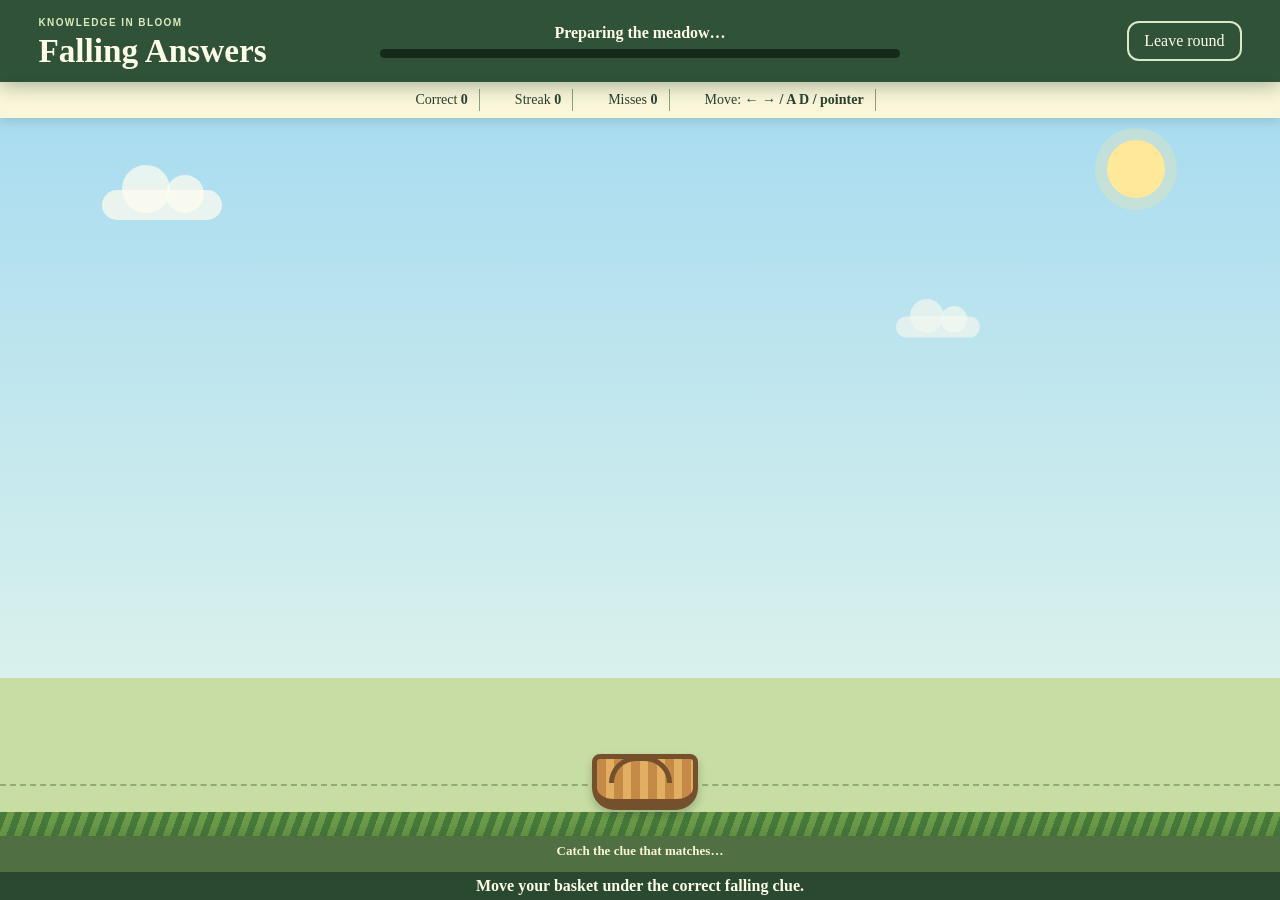
<file: minigames/fallinganswers/index.html>
<!doctype html>
<html lang="en">
<head>
  <meta charset="utf-8">
  <meta name="viewport" content="width=device-width, initial-scale=1">
  <title>Falling Answers · Knowledge in Bloom</title>
  <link rel="stylesheet" href="styles.css">
</head>
<body>
  <main id="game">
    <header class="game-header">
      <div><span class="eyebrow">Knowledge in Bloom</span><h1>Falling Answers</h1></div>
      <div class="progress" aria-live="polite"><strong id="progress-label">Preparing the meadow…</strong><div class="progress-track"><span id="progress-bar"></span></div></div>
      <button id="leave" class="quiet" type="button">Leave round</button>
    </header>
    <section id="play" class="play">
      <div class="hud"><span>Correct <strong id="correct-count">0</strong></span><span>Streak <strong id="streak">0</strong></span><span>Misses <strong id="misses">0</strong></span><span>Move: <strong>← → / A D / pointer</strong></span></div>
      <div id="field" class="field" tabindex="0" aria-label="Falling answer field. Move the basket with the arrow keys, A and D, or your pointer.">
        <div class="sun" aria-hidden="true"></div><div class="cloud cloud-one" aria-hidden="true"></div><div class="cloud cloud-two" aria-hidden="true"></div>
        <div id="fall-zone" class="fall-zone"></div>
        <div id="catch-line" class="catch-line" aria-hidden="true"></div>
        <div id="basket" class="basket" aria-label="Your basket"><span></span></div>
        <div class="meadow" aria-hidden="true"></div>
      </div>
      <section class="question-tray" aria-label="Question queue"><div class="tray-title">Catch the clue that matches…</div><div id="question-stack" class="question-stack"></div></section>
      <p id="status" class="status" aria-live="assertive">Move your basket under the correct falling clue.</p>
    </section>
    <section id="overlay" class="overlay" hidden aria-live="polite"></section>
  </main>
  <script type="module" src="game.js"></script>
</body>
</html>
</file>
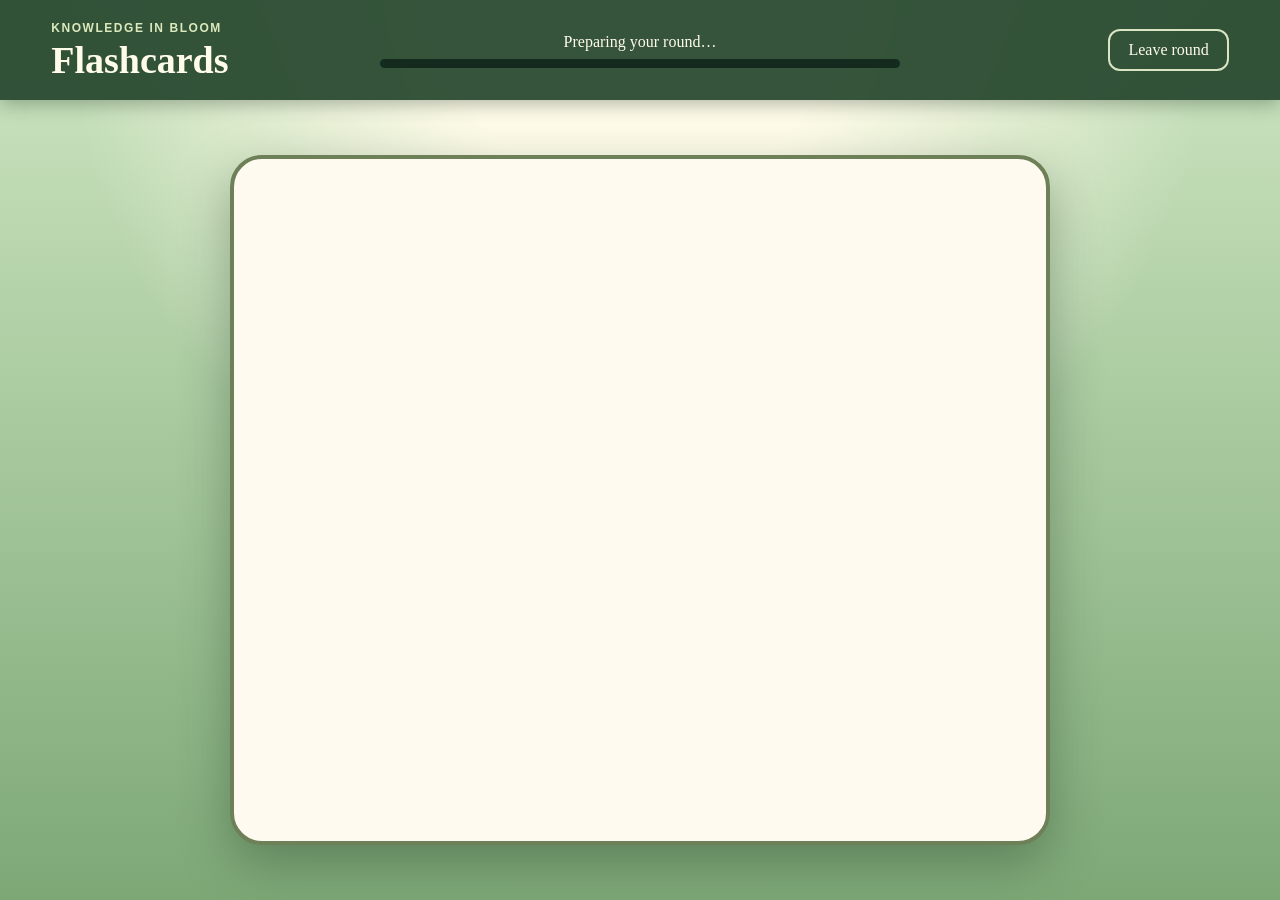
<file: minigames/flashcards/index.html>
<!doctype html>
<html lang="en">
<head>
  <meta charset="utf-8">
  <meta name="viewport" content="width=device-width, initial-scale=1">
  <title>Flashcards · Knowledge in Bloom</title>
  <link rel="stylesheet" href="styles.css">
</head>
<body>
  <main id="game">
    <header class="game-header">
      <div><span class="eyebrow">Knowledge in Bloom</span><h1>Flashcards</h1></div>
      <div class="round-progress"><span id="progress-label">Preparing your round…</span><div class="progress-track"><span id="progress-bar"></span></div></div>
      <button id="leave" class="quiet" type="button">Leave round</button>
    </header>
    <section id="card" class="card" aria-live="polite"></section>
  </main>
  <script type="module" src="game.js"></script>
</body>
</html>
</file>
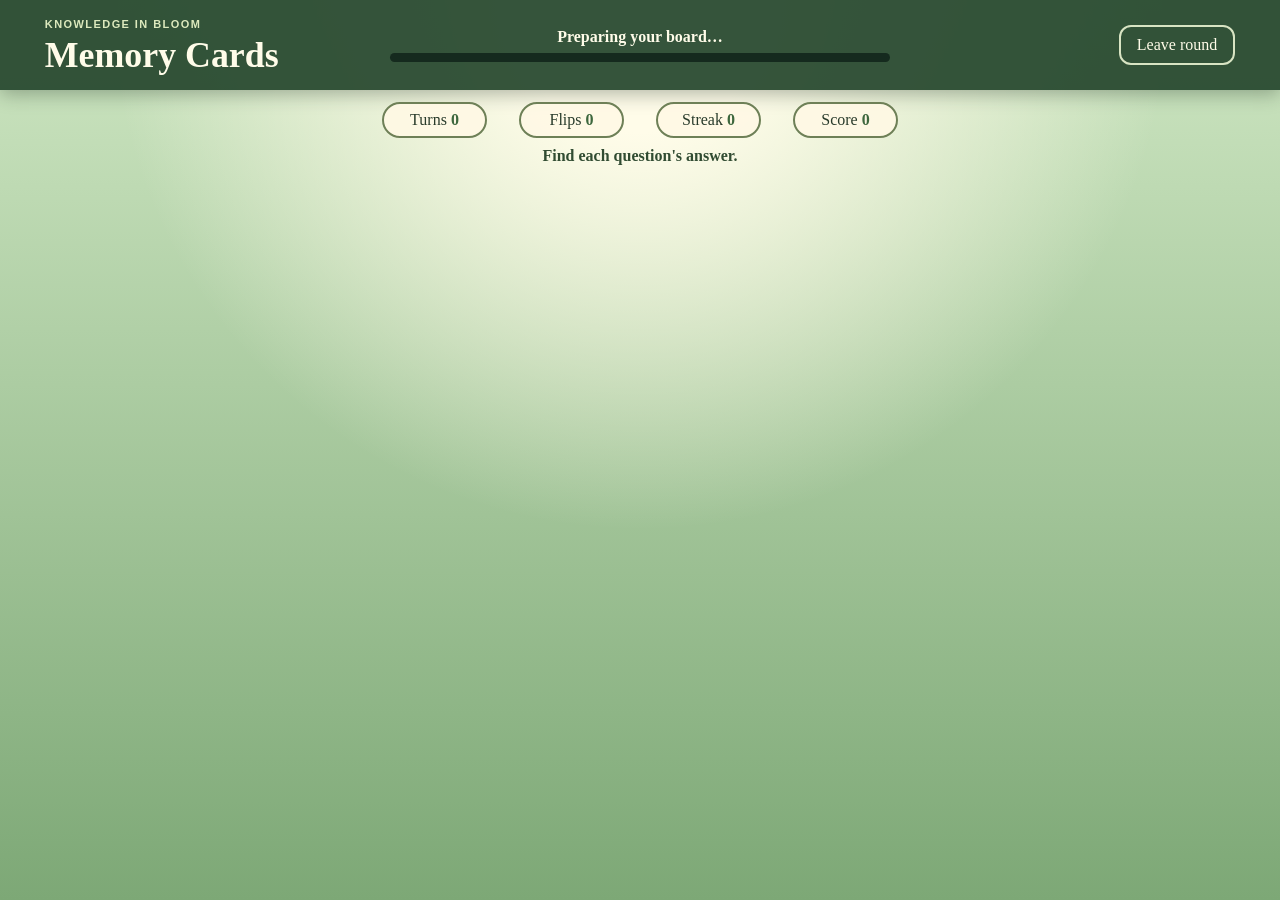
<file: minigames/memorycards/index.html>
<!doctype html>
<html lang="en">
<head>
  <meta charset="utf-8">
  <meta name="viewport" content="width=device-width, initial-scale=1">
  <title>Memory Cards · Knowledge in Bloom</title>
  <link rel="stylesheet" href="styles.css">
</head>
<body>
  <main id="game">
    <header class="game-header">
      <div class="title"><span class="eyebrow">Knowledge in Bloom</span><h1>Memory Cards</h1></div>
      <div class="progress" aria-live="polite">
        <strong id="progress-label">Preparing your board…</strong>
        <div class="progress-track"><span id="progress-bar"></span></div>
      </div>
      <button id="leave" class="quiet" type="button">Leave round</button>
    </header>
    <section class="play-area">
      <section id="lesson" class="lesson" hidden aria-live="polite"></section>
      <div class="metrics" aria-label="Round statistics">
        <span>Turns <strong id="turns">0</strong></span>
        <span>Flips <strong id="flips">0</strong></span>
        <span>Streak <strong id="streak">0</strong></span>
        <span>Score <strong id="score">0</strong></span>
      </div>
      <p id="status" class="status" aria-live="polite">Find each question's answer.</p>
      <div id="board" class="board" aria-label="Memory card board"></div>
      <section id="summary" class="summary" hidden aria-live="polite"></section>
    </section>
  </main>
  <script type="module" src="game.js"></script>
</body>
</html>
</file>
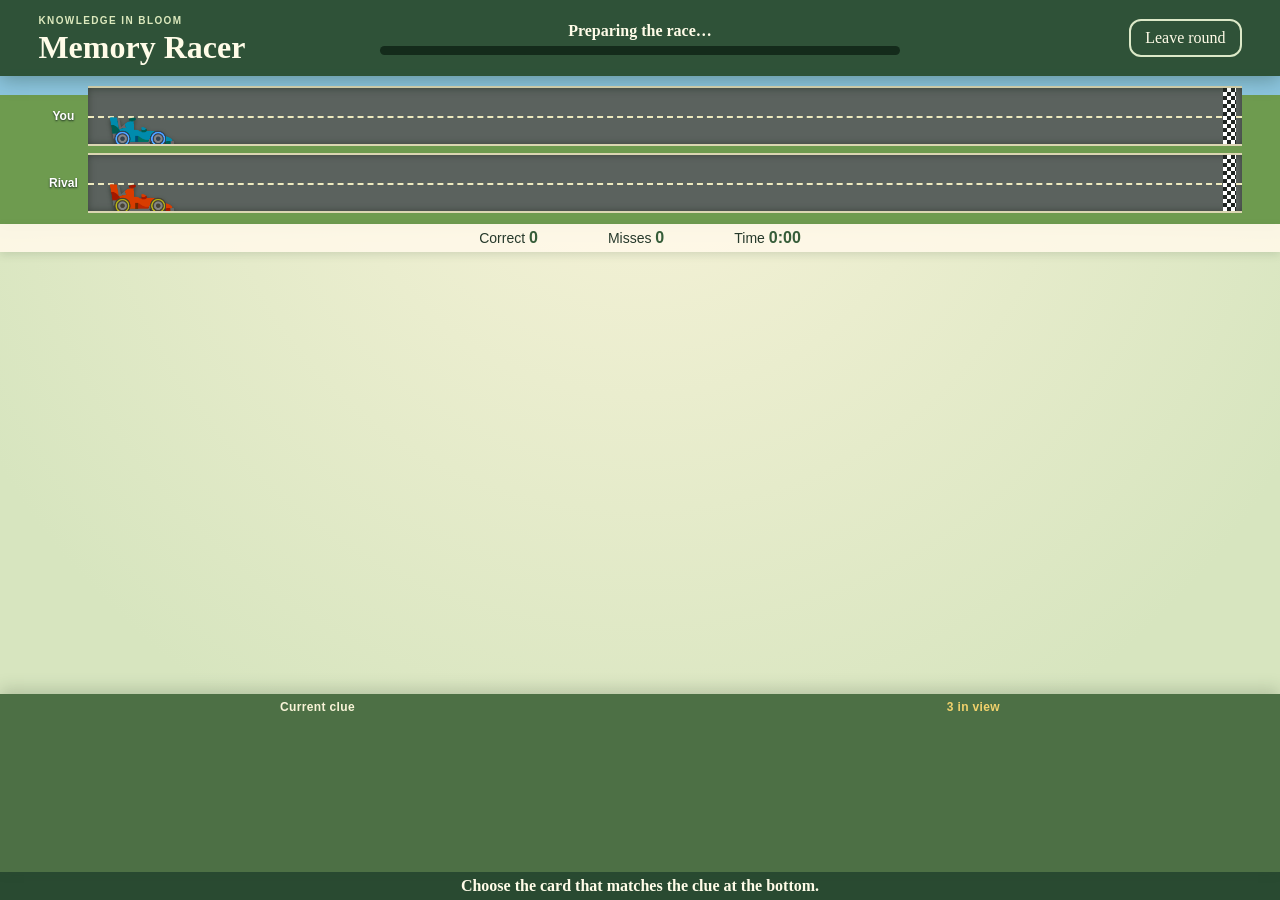
<file: minigames/memoryracer/index.html>
<!doctype html>
<html lang="en">
<head>
  <meta charset="utf-8">
  <meta name="viewport" content="width=device-width, initial-scale=1">
  <title>Memory Racer · Knowledge in Bloom</title>
  <link rel="stylesheet" href="styles.css">
</head>
<body>
  <main id="game">
    <header class="game-header">
      <div><span class="eyebrow">Knowledge in Bloom</span><h1>Memory Racer</h1></div>
      <div class="progress" aria-live="polite"><strong id="progress-label">Preparing the race…</strong><div class="progress-track"><span id="progress-bar"></span></div></div>
      <button id="leave" class="quiet" type="button">Leave round</button>
    </header>

    <section id="play" class="play">
      <section class="raceway" aria-label="Race progress">
        <div class="lane lane-player"><span class="lane-label">You</span><div class="road"><div id="player-car" class="car player-car" aria-label="Your car"><span>🏎️</span></div><i class="finish-line"></i></div></div>
        <div class="lane lane-rival"><span class="lane-label">Rival</span><div class="road"><div id="rival-car" class="car rival-car" aria-label="Rival car"><span>🏎️</span></div><i class="finish-line"></i></div></div>
      </section>

      <div class="race-hud"><span>Correct <strong id="correct-count">0</strong></span><span>Misses <strong id="misses">0</strong></span><span>Time <strong id="timer">0:00</strong></span></div>

      <section class="answer-area" aria-label="Answer cards">
        <div id="answer-grid" class="answer-grid"></div>
      </section>

      <section class="question-tray" aria-label="Clue queue">
        <div class="tray-heading"><span>Current clue</span><strong id="queue-label">3 in view</strong></div>
        <div id="question-stack" class="question-stack"></div>
      </section>
      <p id="status" class="status" aria-live="assertive">Choose the card that matches the clue at the bottom.</p>
    </section>
    <section id="overlay" class="overlay" hidden aria-live="polite"></section>
  </main>
  <script type="module" src="game.js"></script>
</body>
</html>
</file>
<file: minigames/fallinganswers/styles.css>
:root { color-scheme: light; font-family: Georgia, serif; color: #29402d; background: #dbeacb; }
* { box-sizing: border-box; }
body { min-height: 100vh; margin: 0; overflow: hidden; background: #dbeacb; }
button { font: inherit; }
[hidden] { display: none !important; }
#game { height: 100vh; display: grid; grid-template-rows: auto 1fr; }
.game-header { z-index: 10; display: grid; grid-template-columns: 1fr minmax(260px, 520px) 1fr; align-items: center; gap: 22px; padding: 12px clamp(14px, 3vw, 48px); color: #fffce8; background: #284c32f5; box-shadow: 0 4px 18px #17321d55; }
h1 { margin: 2px 0 0; font-size: clamp(24px, 2.6vw, 35px); }
.eyebrow { color: #dce9bd; font: 700 10px Arial, sans-serif; letter-spacing: .14em; text-transform: uppercase; }
.progress { text-align: center; }
.progress-track { height: 9px; margin-top: 7px; overflow: hidden; border-radius: 8px; background: #142b1b; }
#progress-bar { display: block; width: 0; height: 100%; border-radius: inherit; background: #f4d36c; transition: width .3s; }
.quiet { justify-self: end; padding: 9px 15px; border: 2px solid #dce9c8; border-radius: 12px; color: inherit; background: transparent; cursor: pointer; }
.play { min-height: 0; display: grid; grid-template-rows: auto minmax(200px, 1fr) auto auto; }
.hud { z-index: 3; display: flex; justify-content: center; gap: clamp(7px, 2vw, 24px); flex-wrap: wrap; padding: 7px; background: #fff8dddf; box-shadow: 0 3px 10px #38513a30; font-size: 14px; }
.hud span { padding: 3px 11px; border-right: 1px solid #8aa179; }
.field { position: relative; min-height: 0; overflow: hidden; touch-action: none; outline: none; background: linear-gradient(#a9dcf0 0%, #d9f1ec 78%, #c7dda3 78%); }
.sun { position: absolute; top: 22px; right: 9%; width: 58px; aspect-ratio: 1; border-radius: 50%; background: #ffe899; box-shadow: 0 0 0 12px #ffe89944; }
.cloud { position: absolute; width: 120px; height: 30px; border-radius: 30px; background: #fffdf0b8; }
.cloud::before,.cloud::after { content: ""; position: absolute; bottom: 7px; border-radius: 50%; background: inherit; }
.cloud::before { left: 20px; width: 48px; height: 48px; }.cloud::after { right: 18px; width: 38px; height: 38px; }
.cloud-one { top: 10%; left: 8%; }.cloud-two { top: 27%; right: 22%; scale: .7; opacity: .8; }
.fall-zone { position: absolute; inset: 0; }
.falling-item { position: absolute; top: 0; width: clamp(101px, 13.2vw, 174px); min-height: clamp(82px, 13.2vh, 134px); display: flex; flex-direction: column; align-items: stretch; justify-content: center; overflow: hidden; padding: 0; border: 3px solid #617a49; border-radius: 18px; background: #fffdf1; box-shadow: 0 8px 14px #31503b42; transform: translate(-50%, -120%); will-change: transform; }
.falling-item img { display: block; width: 100%; height: auto; flex: 0 0 auto; object-fit: contain; }
.falling-item .item-text { padding: 7px; overflow-wrap: anywhere; text-align: center; font-weight: bold; font-size: clamp(13px, 1.5vw, 20px); }
.falling-item.preview { opacity: .82; scale: .88; }
.falling-item.correct-flash { border-color: #2f963d; background: #dff6d8; }.falling-item.wrong-flash { border-color: #be4c3e; background: #ffe1d6; }
.catch-line { position: absolute; right: 0; bottom: 50px; left: 0; border-top: 2px dashed #5d814f88; }
.basket { position: absolute; z-index: 4; bottom: 19px; left: 50%; width: clamp(96px, 13vw, 150px); height: 58px; translate: -50% 0; transition: left .045s linear; }
.basket::before { content: ""; position: absolute; left: 18%; bottom: 7px; width: 64%; height: 40px; border: 5px solid #75502d; border-bottom-width: 11px; border-radius: 8px 8px 22px 22px; background: repeating-linear-gradient(90deg,#c58a46 0 9px,#e2ae62 9px 17px); box-shadow: 0 5px 8px #29402d45; }
.basket span { position: absolute; left: 29%; bottom: 34px; width: 42%; height: 27px; border: 5px solid #75502d; border-bottom: 0; border-radius: 30px 30px 0 0; }
.meadow { position: absolute; right: 0; bottom: 0; left: 0; height: 24px; background: repeating-linear-gradient(110deg,#477b3a 0 7px,#6c9c49 7px 14px); }
.question-tray { position: relative; z-index: 5; padding: 7px clamp(12px, 3vw, 42px) 8px; background: #507044; box-shadow: 0 -5px 15px #29402d35; }
.tray-title { margin-bottom: 5px; color: #f9f4d8; text-align: center; font-size: 13px; font-weight: bold; }
.question-stack { display: flex; flex-direction: column; gap: 8px; max-width: 620px; margin: auto; }
.question-card { position: relative; min-height: 112px; display: flex; flex-direction: column; align-items: center; justify-content: center; gap: 4px; overflow: hidden; padding: 8px 42px; border: 2px solid #a8bb88; border-radius: 13px; background: #f4f0d8; opacity: .72; text-align: center; }
.question-card.current { border: 3px solid #f2d26c; background: #fffce8; opacity: 1; box-shadow: 0 0 0 3px #f2d26c3d; }
.question-card .number { position: absolute; align-self: flex-start; translate: -32px 0; display: grid; place-items: center; width: 29px; height: 29px; border-radius: 50%; color: #fff; background: #638256; font: bold 14px Arial, sans-serif; }
.question-card img { width: 116px; height: 84px; object-fit: contain; border-radius: 8px; }
.question-card .item-text { overflow-wrap: anywhere; font-size: clamp(24px, 3.2vw, 40px); font-weight: bold; line-height: 1.05; }
.question-card img + .item-text { font-size: clamp(13px, 1.25vw, 17px); font-weight: normal; }
.question-card.caught-right { border-color:#319342; background:#cbeebf; box-shadow:0 0 0 3px #3193423d; }.question-card.caught-wrong { border-color:#bd4a3b; background:#ffd4ca; box-shadow:0 0 0 3px #bd4a3b3d; }
.status { min-height: 26px; margin: 0; padding: 5px 12px; text-align: center; color: #fffce8; background: #294a31; font-weight: bold; }
.overlay { position: fixed; z-index: 30; inset: 0; display: grid; place-items: center; padding: 20px; background: #203c2dcc; }
.panel { width: min(850px, 94vw); max-height: 90vh; overflow: auto; padding: clamp(24px, 4vw, 42px); border: 4px solid #71845a; border-radius: 28px; text-align: center; background: #fffaf0; box-shadow: 0 20px 60px #162b1f88; }
.panel h2 { margin: 7px 0 12px; font-size: clamp(28px, 4vw, 44px); }.panel p { color: #50604b; }
.teaching { display: grid; grid-template-columns: 1fr auto 1fr; align-items: center; gap: 14px; margin-top: 20px; }
.teach-side { min-height: 180px; display: flex; flex-direction: column; align-items: center; justify-content: center; padding: 14px; border: 2px solid #82926b; border-radius: 17px; background: #eef1dd; }
.teach-side img { max-width: 100%; max-height: 125px; object-fit: contain; }.teach-side strong { margin-top: 7px; font-size: 20px; }
.primary { min-width: 190px; min-height: 52px; margin-top: 22px; padding: 10px 18px; border: 3px solid #355d36; border-radius: 15px; color: #fff; background: #426c40; cursor: pointer; }.primary:disabled { opacity: .55; cursor: wait; }
.summary-grid { display: grid; grid-template-columns: repeat(4,1fr); gap: 10px; margin: 20px 0; }.summary-grid div { padding: 13px; border-radius: 13px; background: #edf1df; }.summary-grid strong { display: block; color: #3f633d; font-size: 28px; }
.reward-summary { padding: 10px; border-radius: 12px; background: #e3efc8; font-weight: bold; }
@media (max-width: 700px) { .game-header { grid-template-columns: 1fr auto; }.progress { grid-column:1/-1; grid-row:2; }.question-card { display:none; min-height:112px; }.question-card.current { display:flex; }.hud span:last-child { display:none; }.summary-grid { grid-template-columns:1fr 1fr; }.teaching { grid-template-columns:1fr; }.teaching > span { rotate:90deg; } }
@media (prefers-reduced-motion: reduce) { .basket { transition:none; } }
</file>
<file: minigames/flashcards/styles.css>
:root { color-scheme: light; font-family: Georgia, serif; color: #293b2b; background: #dce9ce; }
* { box-sizing: border-box; }
body { min-height: 100vh; margin: 0; background: radial-gradient(circle at 50% 0, #fffce9 0 18%, transparent 52%), linear-gradient(#cfe7c3, #7da876); }
button, input { font: inherit; }
#game { min-height: 100vh; display: grid; grid-template-rows: auto 1fr; }
.game-header { display: grid; grid-template-columns: 1fr minmax(260px, 520px) 1fr; align-items: center; gap: 28px; padding: 18px clamp(18px, 4vw, 68px); color: #fffce9; background: #28492feF; box-shadow: 0 4px 18px #17281b55; }
.game-header h1 { margin: 2px 0 0; font-size: clamp(25px, 3vw, 38px); }
.eyebrow { font: 700 12px Arial, sans-serif; letter-spacing: .13em; text-transform: uppercase; color: #dce9bd; }
.round-progress { text-align: center; font-size: 16px; }
.progress-track { height: 9px; margin-top: 8px; overflow: hidden; border-radius: 9px; background: #152a1e; }
#progress-bar { display: block; width: 0; height: 100%; border-radius: inherit; background: #f4d271; transition: width .3s; }
.quiet { justify-self: end; padding: 10px 18px; border: 2px solid #d8e4c3; border-radius: 12px; color: #fffce9; background: transparent; cursor: pointer; }
.card { align-self: center; width: min(820px, calc(100vw - 32px)); min-height: min(690px, calc(100vh - 140px)); margin: 22px auto; padding: clamp(24px, 4vw, 48px); border: 4px solid #6e8057; border-radius: 32px; text-align: center; background: #fffaf0; box-shadow: 0 18px 50px #1e38265c; }
.badge { display: inline-block; padding: 7px 14px; border-radius: 999px; color: #49613e; background: #e5edcf; font: 700 13px Arial, sans-serif; letter-spacing: .08em; text-transform: uppercase; }
.card h2 { margin: 22px 0 14px; font-size: clamp(28px, 4vw, 42px); }
.question-media { display: block; width: min(100%, 500px); height: min(38vh, 330px); margin: 18px auto; object-fit: contain; border-radius: 20px; background: #edf2e7; }
.media-player { display: block; width: min(100%, 500px); margin: 18px auto; }
.answer { margin: 18px 0 8px; color: #355934; font-size: clamp(36px, 6vw, 62px); font-weight: bold; }
.explanation { max-width: 620px; margin: 15px auto 26px; font-size: 20px; line-height: 1.5; color: #52604b; }
.choices { display: grid; grid-template-columns: repeat(2, minmax(0, 1fr)); gap: 14px; margin: 28px auto 12px; }
.choice, .primary, .secondary { min-height: 58px; padding: 12px 22px; border: 3px solid #71815e; border-radius: 15px; color: #293b2b; background: #fff; cursor: pointer; }
.choice:hover, .choice:focus-visible, .primary:hover { border-color: #355d36; background: #f1f4dc; }
.primary { min-width: 190px; color: white; background: #426c40; }
.secondary { margin-left: 10px; background: #f2edda; }
.typed-form { display: flex; gap: 12px; max-width: 620px; margin: 28px auto 12px; }
.typed-form input { flex: 1; min-width: 0; padding: 14px 17px; border: 3px solid #71815e; border-radius: 14px; font-size: 21px; }
.mode-switch { margin-top: 15px; border: 0; color: #47634a; background: none; text-decoration: underline; cursor: pointer; }
.feedback.correct { color: #316735; }
.feedback.wrong { color: #9a3f32; }
.summary-grid { display: grid; grid-template-columns: 1fr 1fr; gap: 14px; max-width: 600px; margin: 30px auto; }
.summary-grid div { padding: 18px; border-radius: 16px; background: #edf1df; }
.summary-grid strong { display: block; font-size: 34px; color: #3f633d; }
.error { margin-top: 30vh; }
@media (max-width: 680px) { .game-header { grid-template-columns: 1fr auto; } .round-progress { grid-column: 1 / -1; grid-row: 2; } .choices, .summary-grid { grid-template-columns: 1fr; } .card { min-height: auto; } .typed-form { flex-direction: column; } }

.reward-summary { max-width: 600px; margin: 12px auto 24px; padding: 12px 18px; border-radius: 14px; color: #315632; background: #e4efc8; font-weight: bold; }
.reward-summary p { margin: 7px 0; }
</file>
<file: minigames/memorycards/styles.css>
:root { color-scheme: light; font-family: Georgia, serif; color: #293b2b; background: #dce9ce; }
* { box-sizing: border-box; }
body { min-height: 100vh; margin: 0; background: radial-gradient(circle at 50% 0, #fffce9 0 12%, transparent 48%), linear-gradient(#cfe7c3, #7da876); }
button { font: inherit; }
#game { min-height: 100vh; display: grid; grid-template-rows: auto 1fr; }
.game-header { display: grid; grid-template-columns: 1fr minmax(250px, 500px) 1fr; align-items: center; gap: 24px; padding: 14px clamp(16px, 3.5vw, 60px); color: #fffce9; background: #28492fef; box-shadow: 0 4px 18px #17281b55; }
h1 { margin: 2px 0 0; font-size: clamp(24px, 2.8vw, 36px); }
.eyebrow { color: #dce9bd; font: 700 11px Arial, sans-serif; letter-spacing: .13em; text-transform: uppercase; }
.progress { text-align: center; }
.progress-track { height: 9px; margin-top: 7px; overflow: hidden; border-radius: 9px; background: #152a1e; }
#progress-bar { display: block; width: 0; height: 100%; border-radius: inherit; background: #f4d271; transition: width .35s; }
.quiet { justify-self: end; padding: 9px 16px; border: 2px solid #d8e4c3; border-radius: 12px; color: #fffce9; background: transparent; cursor: pointer; }
.play-area { width: calc(100vw - 24px); margin: 0 auto; padding: 12px 0 22px; }
[hidden] { display: none !important; }
.lesson { max-width: 900px; margin: clamp(18px, 5vh, 55px) auto; padding: clamp(24px, 4vw, 44px); border: 4px solid #6e8057; border-radius: 28px; text-align: center; background: #fffaf0; box-shadow: 0 18px 50px #1e38265c; }
.lesson h2 { margin: 8px 0 5px; font-size: clamp(27px, 4vw, 42px); }
.lesson-intro { margin: 0 0 22px; color: #52604b; }
.teaching-card { display: grid; grid-template-columns: minmax(0, 1fr) auto minmax(0, 1fr); align-items: stretch; gap: clamp(10px, 2vw, 22px); }
.teaching-side { position: relative; display: flex; flex-direction: column; align-items: center; justify-content: center; min-height: 230px; overflow: hidden; padding: 38px 18px 18px; border: 3px solid #6e8057; border-radius: 18px; background: #f7f3df; }
.teaching-side.answer-side { border-color: #b48a37; background: #fff2c8; }
.lesson-arrow { align-self: center; color: #426c40; font: bold clamp(28px, 4vw, 46px) Arial, sans-serif; }
.lesson-media { width: 100%; max-height: 155px; min-height: 0; object-fit: contain; border-radius: 10px; }
audio.lesson-media { height: 45px; }
.lesson-text { margin-top: 10px; overflow-wrap: anywhere; font-size: clamp(18px, 2.5vw, 28px); }
.metrics { display: flex; justify-content: center; gap: clamp(8px, 3vw, 32px); flex-wrap: wrap; }
.metrics span { min-width: 105px; padding: 7px 13px; border: 2px solid #6e8057; border-radius: 999px; text-align: center; background: #fff9e5e8; }
.metrics strong { color: #3d673d; }
.status { min-height: 24px; margin: 9px 0; text-align: center; color: #314c32; font-weight: bold; }
.board { --columns: 4; display: grid; grid-template-columns: repeat(var(--columns), minmax(0, 1fr)); gap: clamp(7px, 1.2vw, 14px); width: 100%; margin: auto; perspective: 1200px; }
.memory-card { position: relative; min-width: 0; border: 0; padding: 0; aspect-ratio: 4 / 3; background: transparent; cursor: pointer; perspective: 900px; }
.memory-card:focus-visible { outline: 4px solid #f4d271; outline-offset: 3px; border-radius: 17px; }
.card-inner { position: absolute; inset: 0; transform-style: preserve-3d; transition: transform .42s cubic-bezier(.2,.7,.2,1), opacity .35s, scale .35s; }
.memory-card.revealed .card-inner, .memory-card.matched .card-inner { transform: rotateY(180deg); }
.card-face { position: absolute; inset: 0; display: flex; flex-direction: column; align-items: center; justify-content: center; overflow: hidden; padding: clamp(4px, .55vw, 8px); border: 3px solid #6e8057; border-radius: 17px; backface-visibility: hidden; box-shadow: 0 7px 16px #1e382648; }
.card-back { color: #fffbed; background: repeating-linear-gradient(45deg, #365f3c 0 13px, #426d44 13px 26px); }
.card-back::before { content: "✿"; display: grid; place-items: center; width: 44%; aspect-ratio: 1; border: 3px solid #f3d57b; border-radius: 50%; color: #f3d57b; background: #315537; font-size: clamp(27px, 5vw, 54px); }
.card-front { transform: rotateY(180deg); color: #293b2b; background: #fffaf0; }
.side-label { position: absolute; top: 7px; left: 8px; padding: 3px 8px; border-radius: 999px; color: #52604b; background: #e5edcf; font: 700 9px Arial, sans-serif; letter-spacing: .07em; text-transform: uppercase; }
.card-text { flex: 0 0 auto; max-width: 100%; margin: 3px 0 0; overflow-wrap: anywhere; font-size: clamp(11px, 1.25vw, 17px); font-weight: bold; line-height: 1.08; }
.card-media { flex: 1 1 auto; width: 100%; min-height: 0; object-fit: contain; border-radius: 10px; }
audio.card-media { height: 42px; min-height: 42px; }
video.card-media { background: #1c281d; }
.memory-card.matched .card-face { border-color: #398547; background: #e4f4d9; box-shadow: 0 0 0 5px #68ae6288, 0 7px 16px #1e382648; }
.memory-card.removing .card-inner { opacity: 0; scale: .72; }
.memory-card.removed { visibility: hidden; pointer-events: none; }
.summary { max-width: 720px; margin: 4vh auto; padding: clamp(24px, 4vw, 44px); border: 4px solid #6e8057; border-radius: 28px; text-align: center; background: #fffaf0; box-shadow: 0 18px 50px #1e38265c; }
.summary h2 { margin: 8px 0 22px; font-size: clamp(32px, 5vw, 48px); }
.summary-grid { display: grid; grid-template-columns: 1fr 1fr; gap: 12px; }
.summary-grid div { padding: 15px; border-radius: 15px; background: #edf1df; }
.summary-grid strong { display: block; color: #3f633d; font-size: 30px; }
.primary { min-width: 200px; min-height: 55px; margin-top: 24px; padding: 10px 20px; border: 3px solid #355d36; border-radius: 15px; color: #fff; background: #426c40; cursor: pointer; }
.primary:disabled { cursor: wait; opacity: .55; }
.save-note { color: #52604b; }
@media (max-width: 720px) { .game-header { grid-template-columns: 1fr auto; } .progress { grid-column: 1 / -1; grid-row: 2; } .play-area { padding-top: 8px; } .metrics span { min-width: 80px; } .board { gap: 7px; } .card-face { border-width: 2px; } .side-label { display: none; } }
@media (max-width: 460px) { .summary-grid { grid-template-columns: 1fr; } .card-text { font-size: 12px; } }
@media (max-width: 600px) { .teaching-card { grid-template-columns: 1fr; } .teaching-side { min-height: 150px; } .lesson-arrow { rotate: 90deg; line-height: .6; } }
@media (prefers-reduced-motion: reduce) { .card-inner { transition-duration: .01ms; } }

.reward-summary { max-width: 600px; margin: 12px auto 24px; padding: 12px 18px; border-radius: 14px; color: #315632; background: #e4efc8; font-weight: bold; }
.reward-summary p { margin: 7px 0; }
</file>
<file: minigames/memoryracer/styles.css>
:root { color-scheme: light; font-family: Georgia, serif; color: #26392b; background: #dce9c7; }
* { box-sizing: border-box; }
body { min-height: 100vh; margin: 0; overflow: hidden; background: #dce9c7; }
button { font: inherit; }
[hidden] { display: none !important; }
#game { height: 100vh; display: grid; grid-template-rows: auto minmax(0, 1fr); }
.game-header { z-index: 10; display: grid; grid-template-columns: 1fr minmax(260px, 520px) 1fr; align-items: center; gap: 22px; padding: 10px clamp(14px, 3vw, 48px); color: #fffce8; background: #284c32f5; box-shadow: 0 4px 18px #17321d55; }
h1 { margin: 1px 0 0; font-size: clamp(22px, 2.5vw, 34px); }
.eyebrow { color: #dce9bd; font: 700 10px Arial, sans-serif; letter-spacing: .14em; text-transform: uppercase; }
.progress { text-align: center; }
.progress-track { height: 9px; margin-top: 6px; overflow: hidden; border-radius: 8px; background: #142b1b; }
#progress-bar { display: block; width: 0; height: 100%; border-radius: inherit; background: #f4d36c; transition: width .35s; }
.quiet { justify-self: end; padding: 8px 14px; border: 2px solid #dce9c8; border-radius: 12px; color: inherit; background: transparent; cursor: pointer; }
.play { min-height: 0; display: grid; grid-template-rows: auto auto minmax(120px, 1fr) auto auto; background: radial-gradient(circle at 50% 0, #f8f3d9, #d7e5bf 72%); }
.raceway { padding: 6px clamp(12px, 3vw, 44px) 8px; color: #fff; background: linear-gradient(#8cc5df 0 13%, #6e9b4f 13%); box-shadow: 0 4px 12px #30442f42; }
.lane { height: 67px; display: grid; grid-template-columns: 50px 1fr; align-items: center; }
.lane-label { font: 700 12px Arial, sans-serif; text-align: center; text-shadow: 0 1px 2px #182c1e; }
.road { position: relative; height: 60px; overflow: hidden; border-block: 2px solid #dbd6b2; background: #5b625e; box-shadow: inset 0 0 7px #20282088; }
.road::after { content: ""; position: absolute; top: 50%; right: 0; left: 0; border-top: 2px dashed #eee9bd; }
.finish-line { position: absolute; z-index: 1; top: 0; right: 6px; width: 13px; height: 100%; background: repeating-conic-gradient(#fff 0 25%, #202522 0 50%) 0 0 / 8px 8px; }
.car { position: absolute; z-index: 2; top: 50%; left: 0; width: 108px; height: 58px; translate: 0 -50%; display: grid; place-items: center; transition: left .38s cubic-bezier(.2,.8,.3,1); filter: drop-shadow(0 2px 2px #18211999); }
.car span { display: block; font: 56px/1 sans-serif; transform: scaleX(-1); }
.player-car span { filter: hue-rotate(185deg) saturate(1.4); }.rival-car span { filter: hue-rotate(25deg); }
.race-hud { z-index: 3; display: flex; justify-content: center; gap: clamp(20px, 6vw, 70px); padding: 5px 10px; background: #fff9e8e8; box-shadow: 0 3px 9px #38513a26; font: 14px Arial, sans-serif; }
.race-hud strong { color: #365d39; font-size: 16px; }
.answer-area { min-height: 0; overflow: auto; padding: clamp(8px, 1.5vh, 16px) clamp(10px, 2vw, 28px); }
.answer-grid { height: 100%; min-height: 120px; display: grid; grid-template-columns: repeat(var(--columns, 4), minmax(0, 1fr)); grid-auto-rows: minmax(0, 1fr); gap: clamp(7px, 1.1vw, 14px); }
.answer-card { position: relative; min-width: 0; min-height: 0; display: flex; flex-direction: column; align-items: stretch; justify-content: center; overflow: hidden; padding: 0; border: 3px solid #718653; border-radius: 17px; color: #26392b; background: #fffdf1; box-shadow: 0 6px 12px #31503b35; cursor: pointer; transition: transform .15s, border-color .15s, box-shadow .15s, opacity .25s; }
.answer-card:hover { transform: translateY(-3px); border-color: #d09a37; box-shadow: 0 9px 16px #31503b48; }.answer-card:focus-visible { outline: 4px solid #e0a83f; outline-offset: 2px; }
.answer-card img { display: block; width: 100%; min-height: 0; flex: 1 1 auto; object-fit: contain; background: #f4f0dd; }
.answer-card .item-text { padding: clamp(6px, 1vw, 12px); overflow-wrap: anywhere; font-size: clamp(15px, 2vw, 27px); font-weight: bold; line-height: 1.05; text-align: center; }
.answer-card img + .item-text { flex: 0 0 auto; font-size: clamp(12px, 1.2vw, 17px); }
.answer-card.wrong { border-color: #bc493e; background: #ffe0d5; animation: shake .32s; }.answer-card.correct { border-color: #2d9140; background: #d9f3d0; transform: scale(.88); opacity: 0; }
.question-tray { position: relative; z-index: 5; padding: 6px clamp(12px, 3vw, 42px) 9px; color: #f9f4d8; background: #4d7045; box-shadow: 0 -5px 15px #29402d35; }
.tray-heading { max-width: 720px; display: flex; justify-content: space-between; margin: 0 auto 5px; font: 700 12px Arial, sans-serif; letter-spacing: .03em; }.tray-heading strong { color: #f2d26c; }
.question-stack { position: relative; height: clamp(105px, 16vh, 154px); max-width: 720px; margin: auto; }
.question-card { position: absolute; right: 0; left: 0; height: calc(100% - 20px); display: flex; align-items: center; justify-content: center; gap: 12px; overflow: hidden; padding: 8px 45px; border: 2px solid #9faf82; border-radius: 14px; color: #29402d; background: #f4f0d8; box-shadow: 0 4px 10px #1d332b4d; text-align: center; transform: translateY(calc(var(--depth) * 10px)) scale(calc(1 - var(--depth) * .035)); transform-origin: bottom; opacity: calc(1 - var(--depth) * .18); }
.question-card:nth-child(1) { z-index: 3; border: 3px solid #f2d26c; background: #fffce8; }.question-card:nth-child(2) { z-index: 2; }.question-card:nth-child(3) { z-index: 1; }
.question-card .number { position: absolute; top: 9px; left: 11px; display: grid; place-items: center; width: 27px; height: 27px; border-radius: 50%; color: #fff; background: #5d7c52; font: bold 13px Arial, sans-serif; }
.question-card img { max-width: 42%; height: 100%; object-fit: contain; border-radius: 7px; }.question-card .item-text { overflow-wrap: anywhere; font-size: clamp(20px, 3vw, 38px); font-weight: bold; line-height: 1.05; }.question-card img + .item-text { font-size: clamp(13px, 1.5vw, 19px); }
.question-card.correct { border-color: #369945; background: #d5f1ca; }.question-card.wrong { border-color: #bd4a3b; background: #ffd9cf; }
.status { min-height: 26px; margin: 0; padding: 5px 12px; color: #fffce8; background: #294a31; text-align: center; font-weight: bold; }
.overlay { position: fixed; z-index: 30; inset: 0; display: grid; place-items: center; padding: 20px; background: #203c2ddd; }
.panel { width: min(850px, 94vw); max-height: 90vh; overflow: auto; padding: clamp(24px, 4vw, 42px); border: 4px solid #71845a; border-radius: 28px; text-align: center; background: #fffaf0; box-shadow: 0 20px 60px #162b1f88; }.panel h2 { margin: 7px 0 12px; font-size: clamp(28px, 4vw, 44px); }.panel p { color: #50604b; }
.teaching { display: grid; grid-template-columns: 1fr auto 1fr; align-items: center; gap: 14px; margin-top: 20px; }.teach-side { min-height: 170px; display: flex; flex-direction: column; align-items: center; justify-content: center; padding: 12px; border: 2px solid #82926b; border-radius: 17px; background: #eef1dd; }.teach-side img { max-width: 100%; max-height: 120px; object-fit: contain; }
.summary-grid { display: grid; grid-template-columns: repeat(4,1fr); gap: 10px; margin: 20px 0; }.summary-grid div { padding: 13px 7px; border-radius: 13px; background: #edf1df; }.summary-grid strong { display: block; color: #3f633d; font-size: 28px; }.reward-summary { padding: 10px; border-radius: 12px; background: #e3efc8; font-weight: bold; }
.primary { min-width: 190px; min-height: 52px; margin-top: 20px; padding: 10px 18px; border: 3px solid #355d36; border-radius: 15px; color: #fff; background: #426c40; cursor: pointer; }.primary:disabled { opacity: .55; cursor: wait; }
@keyframes shake { 25% { transform: translateX(-7px); } 50% { transform: translateX(7px); } 75% { transform: translateX(-4px); } }
@media (max-width: 700px) { .game-header { grid-template-columns:1fr auto; }.progress { grid-column:1/-1; grid-row:2; }.lane { grid-template-columns:42px 1fr; }.answer-grid { gap:6px; }.question-card { padding-inline:38px; }.summary-grid { grid-template-columns:1fr 1fr; }.teaching { grid-template-columns:1fr; }.teaching > span { rotate:90deg; } }
@media (max-height: 650px) { .game-header { padding-block:5px; }.raceway { padding-block:3px; }.lane { height:61px; }.road { height:58px; }.question-stack { height:94px; }.question-card { height:76px; } }
@media (prefers-reduced-motion: reduce) { .car,.answer-card { transition:none; }.answer-card.wrong { animation:none; } }
</file>
